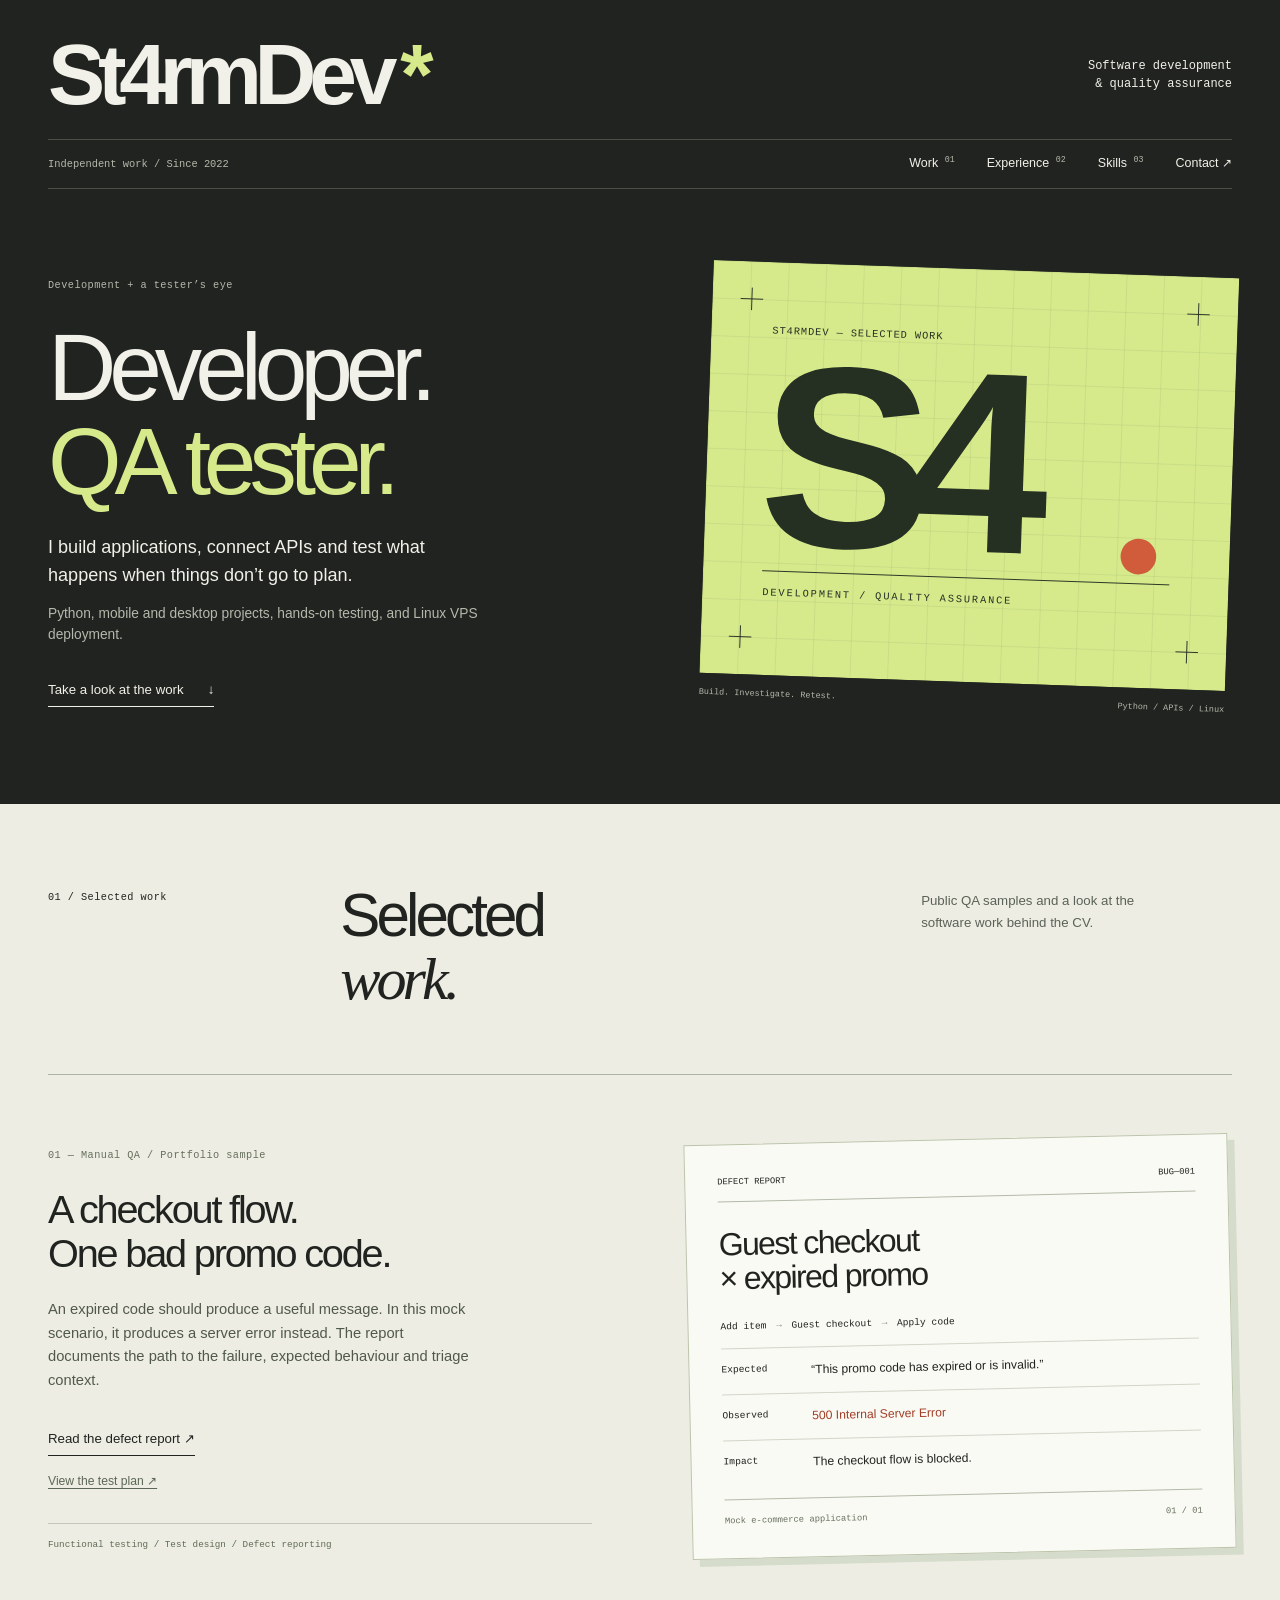
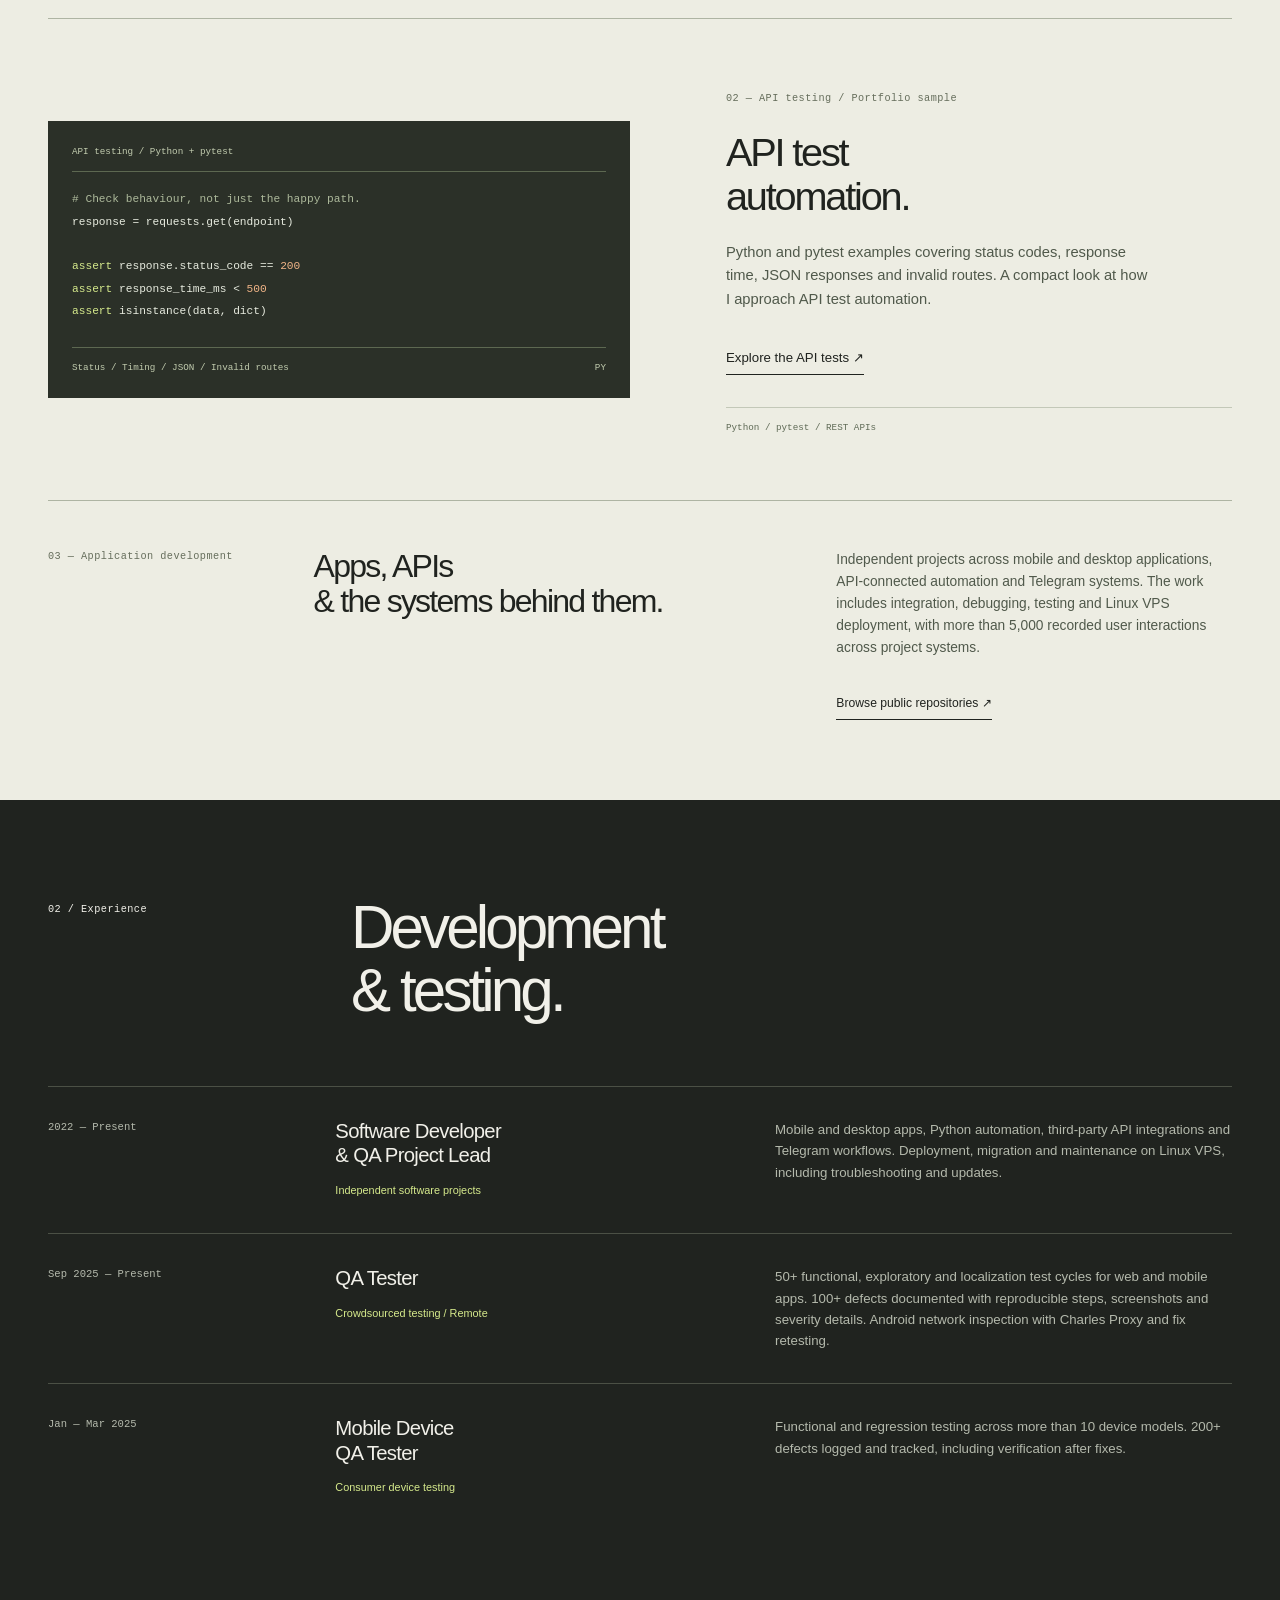
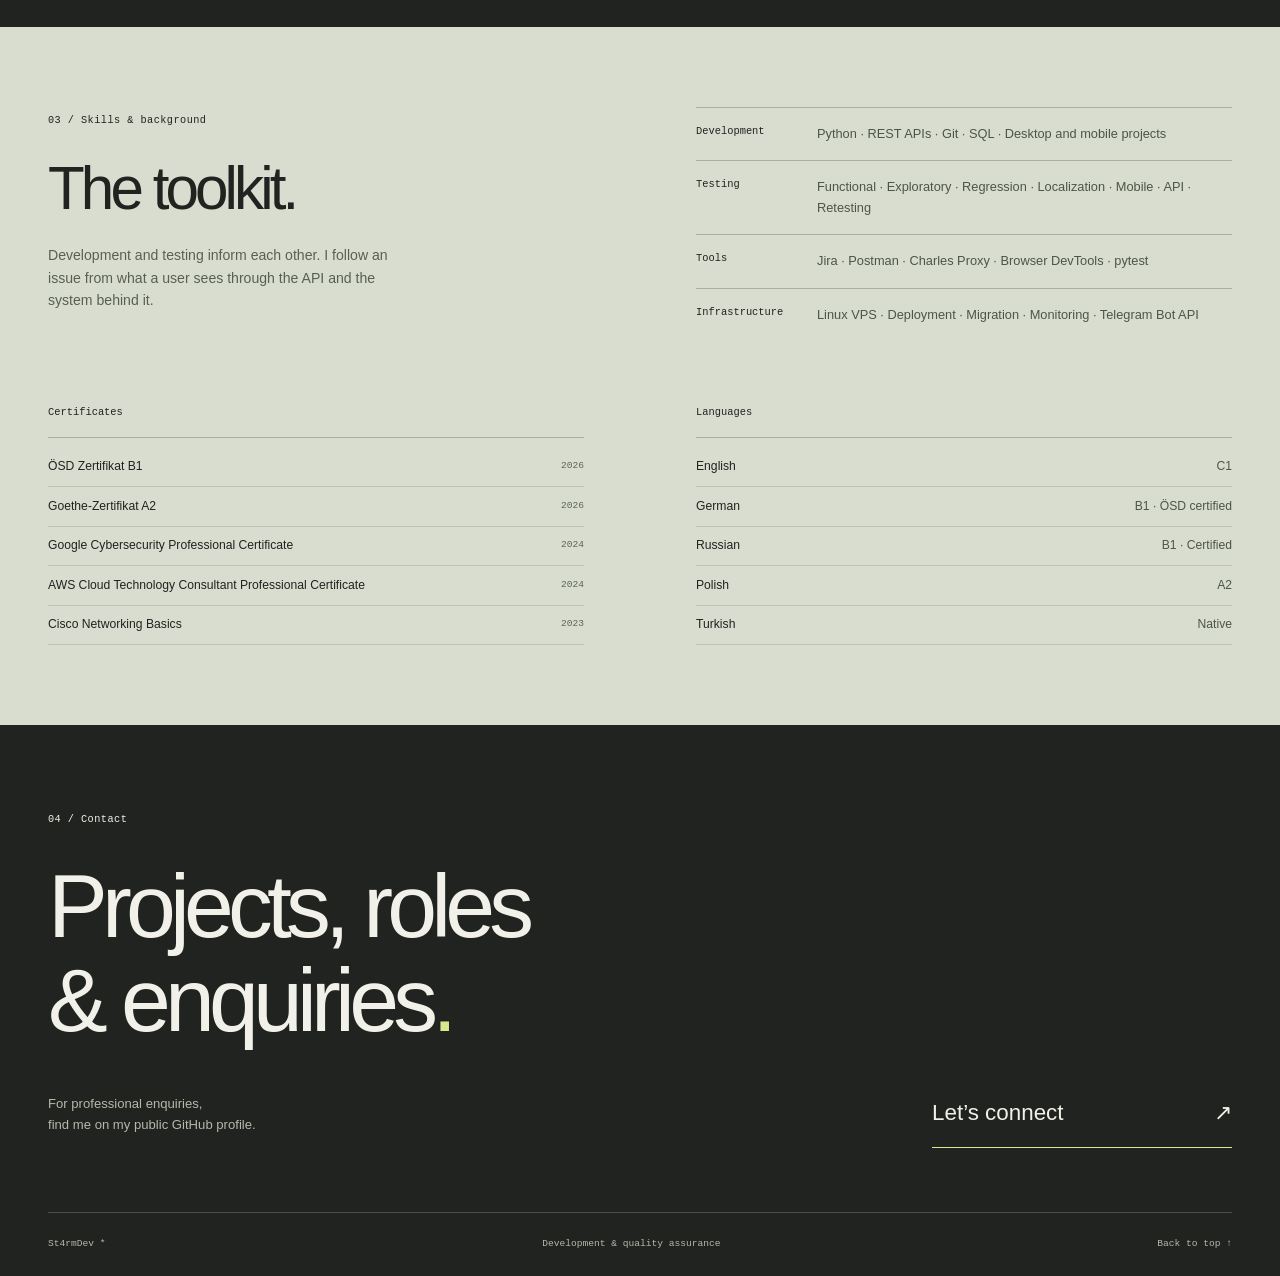
<file: index.html>
<!doctype html>
<html lang="en">
<head>
  <meta charset="utf-8">
  <meta name="viewport" content="width=device-width, initial-scale=1">
  <meta name="theme-color" content="#20231f">
  <meta name="description" content="St4rmDev — software development, hands-on QA, API integrations and Linux deployment. Selected work and experience.">
  <meta property="og:title" content="St4rmDev — Development & QA">
  <meta property="og:description" content="Applications, API integrations and hands-on quality assurance. Explore selected work and experience.">
  <title>St4rmDev — Development &amp; QA</title>
  <link rel="icon" href="favicon.svg" type="image/svg+xml">
  <link rel="icon" href="favicon.png" type="image/png" sizes="64x64">
  <link rel="apple-touch-icon" href="apple-touch-icon.png">
  <link rel="stylesheet" href="styles.css">
</head>
<body>
  <a class="skip" href="#main">Skip to content</a>
  <header class="masthead wrap" id="top">
    <div class="masthead-top"><a class="identity" href="#top">St4rmDev<span aria-hidden="true">*</span></a><span class="masthead-note">Software development<br>&amp; quality assurance</span></div>
    <nav aria-label="Main navigation"><span class="nav-caption">Independent work / Since 2022</span><div><a href="#work">Work <sup>01</sup></a><a href="#experience">Experience <sup>02</sup></a><a href="#toolkit">Skills <sup>03</sup></a><a href="#contact">Contact ↗</a></div></nav>
  </header>
  <main id="main">
    <section class="intro wrap" aria-labelledby="intro-title">
      <div class="intro-copy"><span class="kicker">Development + a tester’s eye</span><h1 id="intro-title">Developer.<br><span>QA tester.</span></h1><p>I build applications, connect APIs and test what happens when things don’t go to plan.</p><p class="intro-detail">Python, mobile and desktop projects, hands-on testing, and Linux VPS deployment.</p><a class="underlink" href="#work">Take a look at the work <span aria-hidden="true">↓</span></a></div>
      <figure class="identity-print" aria-label="St4rmDev graphic mark">
        <svg viewBox="0 0 560 440" xmlns="http://www.w3.org/2000/svg" role="img" aria-labelledby="mark-title"><title id="mark-title">S4 — St4rmDev</title>
          <defs><pattern id="grid" width="40" height="40" patternUnits="userSpaceOnUse"><path d="M40 0H0V40" fill="none" stroke="#253023" stroke-opacity=".16" stroke-width="1"/></pattern></defs>
          <rect width="560" height="440" fill="#d6ea8c"/><rect width="560" height="440" fill="url(#grid)"/>
          <path d="M30 40h24m-12-12v24M506 40h24m-12-12v24M30 400h24m-12-12v24M506 400h24m-12-12v24" stroke="#253023" stroke-width="1"/>
          <text x="57" y="301" font-family="Arial,sans-serif" font-size="275" font-weight="900" letter-spacing="-29" fill="#253023">S4</text>
          <circle cx="463" cy="300" r="19" fill="#d15c3c"/>
          <path d="M63 329H497" stroke="#253023"/><text x="64" y="355" font-family="monospace" font-size="11" letter-spacing="2" fill="#253023">DEVELOPMENT / QUALITY ASSURANCE</text>
          <text x="65" y="76" font-family="monospace" font-size="11" letter-spacing="1" fill="#253023">ST4RMDEV — SELECTED WORK</text>
        </svg><figcaption><span>Build. Investigate. Retest.</span><span>Python / APIs / Linux</span></figcaption>
      </figure>
    </section>

    <section class="work-section" id="work" aria-labelledby="work-title">
      <div class="wrap">
        <div class="section-heading"><span class="section-label">01 / Selected work</span><h2 id="work-title">Selected<br><em>work.</em></h2><p>Public QA samples and a look at the software work behind the CV.</p></div>
        <article class="case case-featured">
          <div class="case-copy"><span class="kicker">01 — Manual QA / Portfolio sample</span><h3>A checkout flow.<br>One bad promo code.</h3><p>An expired code should produce a useful message. In this mock scenario, it produces a server error instead. The report documents the path to the failure, expected behaviour and triage context.</p><a class="underlink" href="https://github.com/St4rmDev/Portfolio/blob/main/manual_testing/bug_reports/BUG-001_Checkout_Crash.md" target="_blank" rel="noopener noreferrer">Read the defect report ↗</a><a class="quiet-link" href="https://github.com/St4rmDev/Portfolio/blob/main/manual_testing/test_plans/Mock_Ecommerce_Test_Plan.md" target="_blank" rel="noopener noreferrer">View the test plan ↗</a><div class="case-tags">Functional testing / Test design / Defect reporting</div></div>
          <div class="report-sheet" aria-label="Excerpt from the mock checkout defect report"><div class="sheet-top"><span>DEFECT REPORT</span><span>BUG—001</span></div><h4>Guest checkout<br>× expired promo</h4><div class="report-path"><span>Add item</span><b aria-hidden="true">→</b><span>Guest checkout</span><b aria-hidden="true">→</b><span>Apply code</span></div><dl><div><dt>Expected</dt><dd>“This promo code has expired or is invalid.”</dd></div><div class="observed"><dt>Observed</dt><dd>500 Internal Server Error</dd></div><div><dt>Impact</dt><dd>The checkout flow is blocked.</dd></div></dl><div class="sheet-footer"><span>Mock e-commerce application</span><span>01 / 01</span></div></div>
        </article>
        <article class="case case-api">
          <div class="code-sheet" aria-label="API test examples"><div class="code-heading">API testing / Python + pytest</div><pre><code><span class="code-comment"># Check behaviour, not just the happy path.</span>
response = requests.get(endpoint)

<span class="code-keyword">assert</span> response.status_code == <span class="code-number">200</span>
<span class="code-keyword">assert</span> response_time_ms &lt; <span class="code-number">500</span>
<span class="code-keyword">assert</span> isinstance(data, dict)</code></pre><div class="code-bottom"><span>Status / Timing / JSON / Invalid routes</span><span>PY</span></div></div>
          <div class="case-copy"><span class="kicker">02 — API testing / Portfolio sample</span><h3>API test<br>automation.</h3><p>Python and pytest examples covering status codes, response time, JSON responses and invalid routes. A compact look at how I approach API test automation.</p><a class="underlink" href="https://github.com/St4rmDev/Portfolio/tree/main/automated_testing" target="_blank" rel="noopener noreferrer">Explore the API tests ↗</a><div class="case-tags">Python / pytest / REST APIs</div></div>
        </article>
        <article class="case-integrations"><span class="kicker">03 — Application development</span><h3>Apps, APIs<br>&amp; the systems behind them.</h3><div><p>Independent projects across mobile and desktop applications, API-connected automation and Telegram systems. The work includes integration, debugging, testing and Linux VPS deployment, with more than 5,000 recorded user interactions across project systems.</p><a class="underlink" href="https://github.com/St4rmDev" target="_blank" rel="noopener noreferrer">Browse public repositories ↗</a></div></article>
      </div>
    </section>

    <section class="experience-section wrap" id="experience" aria-labelledby="experience-title">
      <div class="section-heading compact"><span class="section-label">02 / Experience</span><h2 id="experience-title">Development<br>&amp; testing.</h2></div>
      <div class="experience-list">
        <article class="experience-item"><span class="date">2022 — Present</span><div><h3>Software Developer<br>&amp; QA Project Lead</h3><span class="role-context">Independent software projects</span></div><p>Mobile and desktop apps, Python automation, third-party API integrations and Telegram workflows. Deployment, migration and maintenance on Linux VPS, including troubleshooting and updates.</p></article>
        <article class="experience-item"><span class="date">Sep 2025 — Present</span><div><h3>QA Tester</h3><span class="role-context">Crowdsourced testing / Remote</span></div><p>50+ functional, exploratory and localization test cycles for web and mobile apps. 100+ defects documented with reproducible steps, screenshots and severity details. Android network inspection with Charles Proxy and fix retesting.</p></article>
        <article class="experience-item"><span class="date">Jan — Mar 2025</span><div><h3>Mobile Device<br>QA Tester</h3><span class="role-context">Consumer device testing</span></div><p>Functional and regression testing across more than 10 device models. 200+ defects logged and tracked, including verification after fixes.</p></article>
      </div>
    </section>

    <section class="about-section" id="toolkit" aria-labelledby="about-title"><div class="wrap about-grid">
      <div><span class="section-label">03 / Skills &amp; background</span><h2 id="about-title">The toolkit.</h2><p class="about-note">Development and testing inform each other. I follow an issue from what a user sees through the API and the system behind it.</p></div>
      <div class="tool-list"><div><h3>Development</h3><p>Python · REST APIs · Git · SQL · Desktop and mobile projects</p></div><div><h3>Testing</h3><p>Functional · Exploratory · Regression · Localization · Mobile · API · Retesting</p></div><div><h3>Tools</h3><p>Jira · Postman · Charles Proxy · Browser DevTools · pytest</p></div><div><h3>Infrastructure</h3><p>Linux VPS · Deployment · Migration · Monitoring · Telegram Bot API</p></div></div>
      <div class="credentials"><h3>Certificates</h3><ul><li>ÖSD Zertifikat B1 <span>2026</span></li><li>Goethe-Zertifikat A2 <span>2026</span></li><li>Google Cybersecurity Professional Certificate <span>2024</span></li><li>AWS Cloud Technology Consultant Professional Certificate <span>2024</span></li><li>Cisco Networking Basics <span>2023</span></li></ul></div>
      <div class="languages"><h3>Languages</h3><dl><div><dt>English</dt><dd>C1</dd></div><div><dt>German</dt><dd>B1 · ÖSD certified</dd></div><div><dt>Russian</dt><dd>B1 · Certified</dd></div><div><dt>Polish</dt><dd>A2</dd></div><div><dt>Turkish</dt><dd>Native</dd></div></dl></div>
    </div></section>
    <section class="contact-section wrap" id="contact" aria-labelledby="contact-title"><span class="section-label">04 / Contact</span><h2 id="contact-title">Projects, roles<br>&amp; enquiries<span>.</span></h2><div class="contact-bottom"><p>For professional enquiries,<br>find me on my public GitHub profile.</p><a href="https://github.com/St4rmDev" target="_blank" rel="noopener noreferrer">Let’s connect <span aria-hidden="true">↗</span></a></div></section>
  </main>
  <footer class="wrap"><a href="#top">St4rmDev *</a><span>Development &amp; quality assurance</span><a href="#top">Back to top ↑</a></footer>
</body>
</html>
</file>
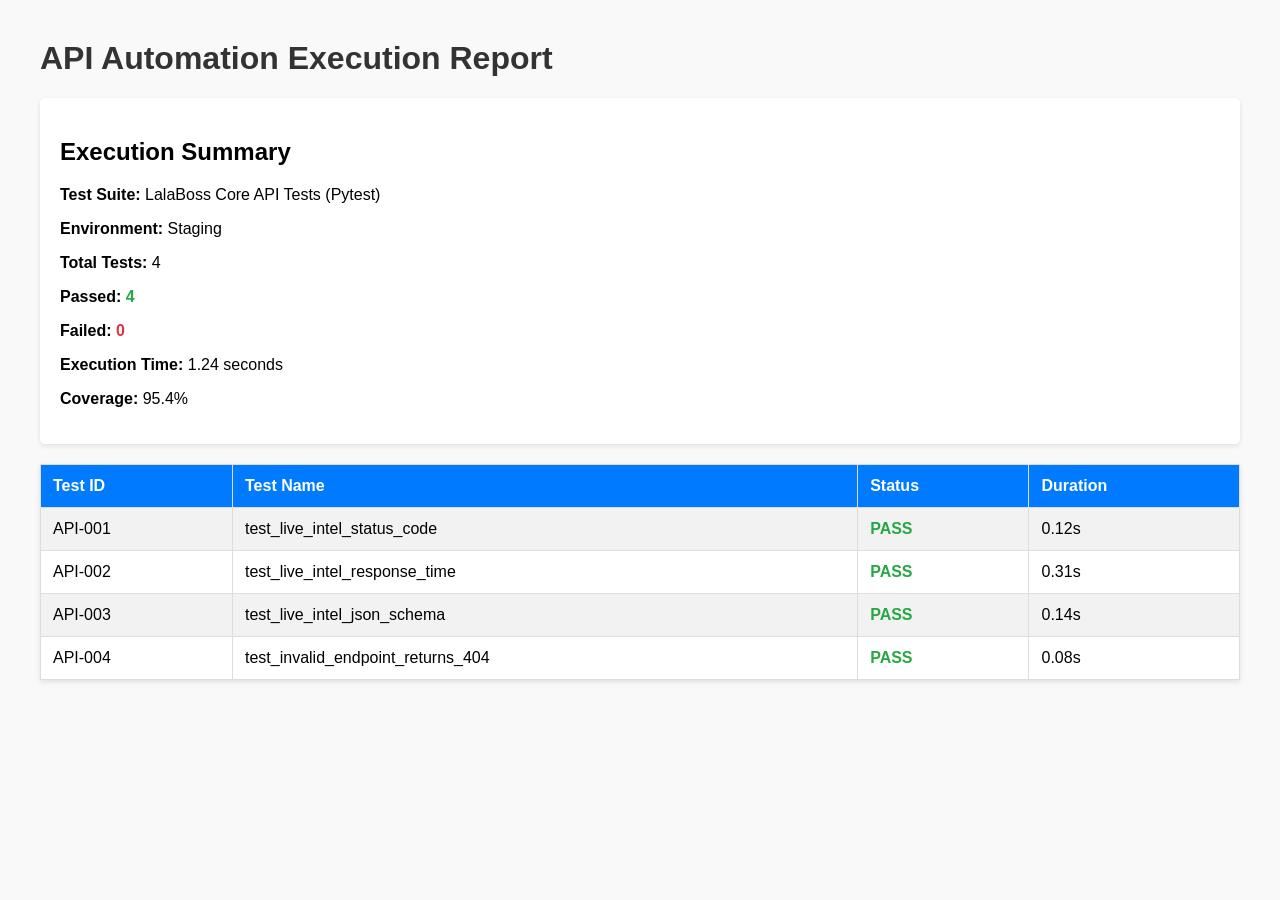
<file: test_reports/API_Execution_Report.html>
<!DOCTYPE html>
<html>
<head>
    <title>Test Execution Report - LalaBoss API</title>
    <style>
        body { font-family: Arial, sans-serif; margin: 40px; background-color: #f9f9f9; }
        h1 { color: #333; }
        .summary { background-color: #fff; padding: 20px; border-radius: 5px; box-shadow: 0 2px 5px rgba(0,0,0,0.1); margin-bottom: 20px; }
        .pass { color: #28a745; font-weight: bold; }
        .fail { color: #dc3545; font-weight: bold; }
        table { width: 100%; border-collapse: collapse; margin-top: 20px; background-color: #fff; box-shadow: 0 2px 5px rgba(0,0,0,0.1); }
        th, td { padding: 12px; border: 1px solid #ddd; text-align: left; }
        th { background-color: #007bff; color: white; }
        tr:nth-child(even) { background-color: #f2f2f2; }
    </style>
</head>
<body>
    <h1>API Automation Execution Report</h1>
    
    <div class="summary">
        <h2>Execution Summary</h2>
        <p><strong>Test Suite:</strong> LalaBoss Core API Tests (Pytest)</p>
        <p><strong>Environment:</strong> Staging</p>
        <p><strong>Total Tests:</strong> 4</p>
        <p><strong>Passed:</strong> <span class="pass">4</span></p>
        <p><strong>Failed:</strong> <span class="fail">0</span></p>
        <p><strong>Execution Time:</strong> 1.24 seconds</p>
        <p><strong>Coverage:</strong> 95.4%</p>
    </div>

    <table>
        <tr>
            <th>Test ID</th>
            <th>Test Name</th>
            <th>Status</th>
            <th>Duration</th>
        </tr>
        <tr>
            <td>API-001</td>
            <td>test_live_intel_status_code</td>
            <td class="pass">PASS</td>
            <td>0.12s</td>
        </tr>
        <tr>
            <td>API-002</td>
            <td>test_live_intel_response_time</td>
            <td class="pass">PASS</td>
            <td>0.31s</td>
        </tr>
        <tr>
            <td>API-003</td>
            <td>test_live_intel_json_schema</td>
            <td class="pass">PASS</td>
            <td>0.14s</td>
        </tr>
        <tr>
            <td>API-004</td>
            <td>test_invalid_endpoint_returns_404</td>
            <td class="pass">PASS</td>
            <td>0.08s</td>
        </tr>
    </table>
</body>
</html>
</file>
<file: styles.css>
:root {
  color-scheme: dark;
  --ink: #20231f;
  --text: #f1f0e9;
  --muted: #b4b9ac;
  --lime: #d6ea8c;
  --paper: #edede3;
  --line: #4b5045;
  --sans: "Helvetica Neue", Helvetica, Arial, sans-serif;
  --mono: "SFMono-Regular", Consolas, "Liberation Mono", monospace;
}
* { box-sizing: border-box; }
html { scroll-behavior: smooth; scroll-padding-top: 2rem; }
body { margin: 0; background: var(--ink); color: var(--text); font: 16px/1.6 var(--sans); }
::selection { background: var(--lime); color: var(--ink); }
a { color: inherit; text-underline-offset: .25em; }
a:focus-visible { outline: 2px solid #d15c3c; outline-offset: 6px; }
.wrap { width: min(1280px, calc(100% - 6rem)); margin-inline: auto; }
.skip { position: absolute; top: -5rem; left: 1rem; z-index: 10; background: var(--lime); color: var(--ink); padding: 1rem; }
.skip:focus { top: 1rem; }
.masthead { padding-top: 2rem; }
.masthead-top { display: flex; align-items: center; justify-content: space-between; padding-bottom: 1.3rem; }
.identity { font-size: clamp(2.5rem, 6.7vw, 6rem); font-weight: 800; line-height: 1; letter-spacing: -.085em; text-decoration: none; }
.identity span { color: var(--lime); margin-left: .12em; }
.masthead-note { font: .75rem/1.5 var(--mono); text-align: right; }
nav { display: flex; justify-content: space-between; align-items: center; gap: 1rem; padding: .9rem 0; border-block: 1px solid var(--line); }
.nav-caption { color: var(--muted); font: .65rem var(--mono); }
nav > div { display: flex; gap: 2rem; }
nav a { font-size: .78rem; text-decoration: none; }
nav a:hover { color: var(--lime); }
nav sup { font: .52rem var(--mono); color: var(--muted); margin-left: .2rem; }
.intro { display: grid; grid-template-columns: 1.1fr 1fr; align-items: center; gap: 5rem; padding-block: 5rem 6rem; }
.kicker, .section-label { font: .64rem/1.5 var(--mono); letter-spacing: .045em; }
.kicker { color: var(--muted); }
h1 { margin: 1.5rem 0; font-size: clamp(3.5rem, 7.4vw, 7rem); font-weight: 500; letter-spacing: -.075em; line-height: 1; }
h1 span { color: var(--lime); }
.intro-copy > p { max-width: 430px; font-size: 1.13rem; line-height: 1.55; margin-bottom: .8rem; }
.intro-copy .intro-detail { color: var(--muted); font-size: .86rem; }
.underlink { display: inline-flex; gap: 1.5rem; align-items: center; font-size: .83rem; text-decoration: none; border-bottom: 1px solid currentColor; padding-bottom: .35rem; margin-top: 1.3rem; }
.underlink:hover { opacity: .65; }
.identity-print { margin: 0; transform: rotate(2deg); }
.identity-print svg { display: block; width: 100%; height: auto; }
.identity-print figcaption { display: flex; justify-content: space-between; gap: 1rem; font: .53rem/1.5 var(--mono); color: var(--muted); padding-top: .8rem; }
.work-section { background: var(--paper); color: var(--ink); padding-block: 5rem; }
.section-heading { display: grid; grid-template-columns: .55fr 1.2fr .7fr; align-items: start; gap: 3rem; margin-bottom: 4rem; }
.section-label { display: block; padding-top: .4rem; }
h2 { margin: 0; font-size: clamp(2.5rem, 4.7vw, 4.5rem); font-weight: 500; line-height: 1.05; letter-spacing: -.065em; }
h2 em { font-family: Georgia, serif; font-weight: 400; }
.section-heading > p { font-size: .83rem; max-width: 235px; margin: .4rem 0 0; color: #5b6257; }
.case { display: grid; grid-template-columns: 1fr 1fr; align-items: center; gap: 6rem; padding: 4rem 0; border-top: 1px solid #aeb4a3; }
.work-section .kicker { color: #666e5c; }
.case h3, .case-integrations h3 { font-size: clamp(1.8rem, 3.1vw, 3rem); line-height: 1.1; letter-spacing: -.055em; font-weight: 500; margin: 1.4rem 0; }
.case-copy > p { max-width: 425px; font-size: .92rem; color: #50594b; }
.quiet-link { display: block; width: fit-content; margin-top: 1rem; font-size: .76rem; color: #5d6757; }
.case-tags { margin-top: 2rem; padding-top: .8rem; border-top: 1px solid #c3c8b8; font: .58rem/1.7 var(--mono); color: #606b57; }
.report-sheet { background: #fafaf4; padding: 2rem; border: 1px solid #bcc4ac; box-shadow: 7px 7px 0 #d6dccb; transform: rotate(-1.3deg); }
.sheet-top, .sheet-footer { display: flex; justify-content: space-between; gap: 1rem; font: .55rem var(--mono); }
.sheet-top { border-bottom: 1px solid #b4bba9; padding-bottom: .9rem; }
.report-sheet h4 { font-size: 2rem; font-weight: 500; line-height: 1.05; letter-spacing: -.05em; margin: 1.6rem 0; }
.report-path { display: flex; align-items: center; gap: .6rem; flex-wrap: wrap; font: .6rem var(--mono); padding-bottom: 1rem; }
.report-path b { font-weight: 400; color: #838d76; }
.report-sheet dl { margin: 0; }
.report-sheet dl > div { display: grid; grid-template-columns: 80px 1fr; gap: .6rem; border-top: 1px solid #d1d6c8; padding: .8rem 0; }
.report-sheet dt { font: .6rem/1.7 var(--mono); }
.report-sheet dd { margin: 0; font-size: .76rem; }
.report-sheet .observed dd { color: #a13d27; }
.sheet-footer { color: #66705e; border-top: 1px solid #b4bba9; padding-top: 1rem; margin-top: .8rem; }
.case-api { grid-template-columns: 1.15fr 1fr; }
.code-sheet { background: #2b3028; color: #e7ebdf; padding: 1.5rem; }
.code-heading, .code-bottom { display: flex; justify-content: space-between; gap: 1rem; font: .58rem/1.5 var(--mono); color: #c2ccaf; }
.code-heading { border-bottom: 1px solid #5d6851; padding-bottom: .8rem; }
pre { font: .7rem/2 var(--mono); overflow-x: auto; padding: 1rem 0 1.5rem; margin: 0; }
.code-comment { color: #adb99b; }
.code-keyword { color: #d6ea8c; }
.code-number { color: #f0b487; }
.code-bottom { padding-top: .8rem; border-top: 1px solid #5d6851; }
.case-integrations { display: grid; grid-template-columns: .55fr 1.2fr 1fr; gap: 3rem; padding-top: 3rem; border-top: 1px solid #aeb4a3; }
.case-integrations h3 { margin: 0; font-size: 2rem; }
.case-integrations p { margin-top: 0; font-size: .86rem; color: #50594b; }
.case-integrations .underlink { font-size: .76rem; }
.experience-section { padding-block: 6rem; }
.compact { grid-template-columns: .55fr 1.9fr; }
.experience-item { display: grid; grid-template-columns: .55fr .9fr 1.05fr; gap: 3rem; padding: 2rem 0; border-top: 1px solid var(--line); }
.date { color: var(--muted); font: .66rem/1.7 var(--mono); }
.experience-item h3 { margin: 0 0 .5rem; font-size: 1.27rem; font-weight: 500; line-height: 1.2; letter-spacing: -.035em; }
.role-context { color: var(--lime); font-size: .68rem; }
.experience-item p { color: var(--muted); font-size: .83rem; margin: 0; max-width: 465px; }
.about-section { background: #d9ddcf; color: var(--ink); padding-block: 5rem; }
.about-grid { display: grid; grid-template-columns: 1fr 1fr; gap: 4rem 7rem; }
.about-grid h2 { margin-top: 1.8rem; }
.about-note { font-size: .88rem; max-width: 360px; color: #586150; margin-top: 1.5rem; }
.tool-list > div { display: grid; grid-template-columns: 105px 1fr; gap: 1rem; padding: 1rem 0; border-top: 1px solid #a8b29a; }
.tool-list h3, .credentials h3, .languages h3 { font: .65rem/1.5 var(--mono); margin: 0; }
.tool-list p { margin: 0; font-size: .8rem; color: #4b5742; }
.credentials h3, .languages h3 { padding-bottom: 1rem; border-bottom: 1px solid #a8b29a; }
.credentials ul { list-style: none; padding: 0; margin: .6rem 0 0; }
.credentials li { display: flex; justify-content: space-between; gap: 1rem; font-size: .76rem; padding: .6rem 0; border-bottom: 1px solid #bdc5b2; }
.credentials li span { font: .6rem/1.8 var(--mono); color: #59664d; }
.languages dl { margin: .6rem 0 0; }
.languages dl > div { display: flex; justify-content: space-between; gap: 1rem; padding: .6rem 0; border-bottom: 1px solid #bdc5b2; font-size: .76rem; }
.languages dd { margin: 0; color: #4b5742; }
.contact-section { padding-block: 5rem 4rem; }
.contact-section h2 { margin-top: 2rem; font-size: clamp(3rem, 7vw, 6.5rem); }
.contact-section h2 span { color: var(--lime); }
.contact-bottom { display: flex; justify-content: space-between; align-items: end; gap: 2rem; padding-top: 2rem; }
.contact-bottom p { color: var(--muted); font-size: .82rem; }
.contact-bottom > a { display: flex; gap: 4rem; justify-content: space-between; padding: 1rem 0; min-width: 300px; font-size: 1.4rem; text-decoration: none; border-bottom: 1px solid var(--lime); }
.contact-bottom > a:hover { color: var(--lime); }
footer { display: flex; justify-content: space-between; gap: 1rem; border-top: 1px solid var(--line); padding-block: 1.5rem; font: .6rem/1.5 var(--mono); color: var(--muted); }
footer a { text-decoration: none; }
@media (min-width: 1500px) { .intro { gap: 7rem; } }
@media (max-width: 1050px) {
  .wrap { width: calc(100% - 4rem); }
  .intro { gap: 2.5rem; }
  .section-heading { gap: 2rem; grid-template-columns: .5fr 1fr; }
  .section-heading > p { grid-column: 2; margin-top: -.8rem; max-width: 400px; }
  .case { gap: 3rem; }
  .case-integrations { grid-template-columns: 1fr 1fr; gap: 2rem; }
  .case-integrations .kicker { grid-column: 1 / -1; }
  .experience-item { grid-template-columns: .65fr 1fr 1.2fr; gap: 1.5rem; }
  .about-grid { gap: 3rem; }
  .report-sheet { padding: 1.5rem; }
}
@media (max-width: 760px) {
  .wrap { width: calc(100% - 3rem); }
  .masthead { padding-top: 1.5rem; }
  .masthead-note { font-size: .6rem; }
  .nav-caption { display: none; }
  nav > div { justify-content: space-between; width: 100%; gap: 1rem; }
  nav a { font-size: .72rem; }
  .intro { grid-template-columns: 1fr; padding-block: 3rem 4rem; gap: 3rem; }
  h1 { font-size: clamp(3.8rem, 11vw, 6rem); }
  .intro-copy > p { max-width: 540px; }
  .identity-print { width: min(100% - 1rem, 520px); margin-inline: auto; transform: rotate(1deg); }
  .section-heading { grid-template-columns: 1fr; gap: 1rem; margin-bottom: 2.5rem; }
  .section-heading > p { grid-column: auto; margin-top: 0; }
  .case, .case-api { grid-template-columns: 1fr; gap: 2.5rem; padding-block: 2.5rem; }
  .case-api .code-sheet { order: 2; }
  .report-sheet { width: calc(100% - .5rem); margin-left: .2rem; }
  .case-copy > p { max-width: none; }
  .case-integrations { grid-template-columns: 1fr; gap: 1rem; }
  .case-integrations h3 { margin-bottom: 1rem; }
  .experience-item { grid-template-columns: 1fr 1.5fr; gap: 1rem 2rem; }
  .experience-item > p { grid-column: 2; }
  .about-grid { grid-template-columns: 1fr; gap: 2.5rem; }
  .about-note { max-width: 500px; }
  .work-section, .experience-section, .about-section { padding-block: 3.5rem; }
  .contact-bottom { align-items: stretch; flex-direction: column; }
  .contact-bottom > a { min-width: 0; }
  footer { flex-wrap: wrap; }
}
@media (max-width: 420px) {
  .wrap { width: calc(100% - 2rem); }
  .masthead-note { font-size: .5rem; }
  nav a { font-size: .65rem; }
  nav sup { display: none; }
  h1 { font-size: 3.7rem; }
  .experience-item { grid-template-columns: 1fr; gap: .7rem; }
  .experience-item > p { grid-column: auto; margin-top: .4rem; }
  .report-sheet { padding: 1rem; }
  .report-sheet h4 { font-size: 1.8rem; }
  .report-sheet dl > div { grid-template-columns: 65px 1fr; }
  .sheet-footer { font-size: .47rem; }
  .tool-list > div { grid-template-columns: 85px 1fr; }
  .identity-print figcaption { font-size: .46rem; }
  pre { font-size: .61rem; }
}
@media (prefers-reduced-motion: reduce) { html { scroll-behavior: auto; } }
</file>
